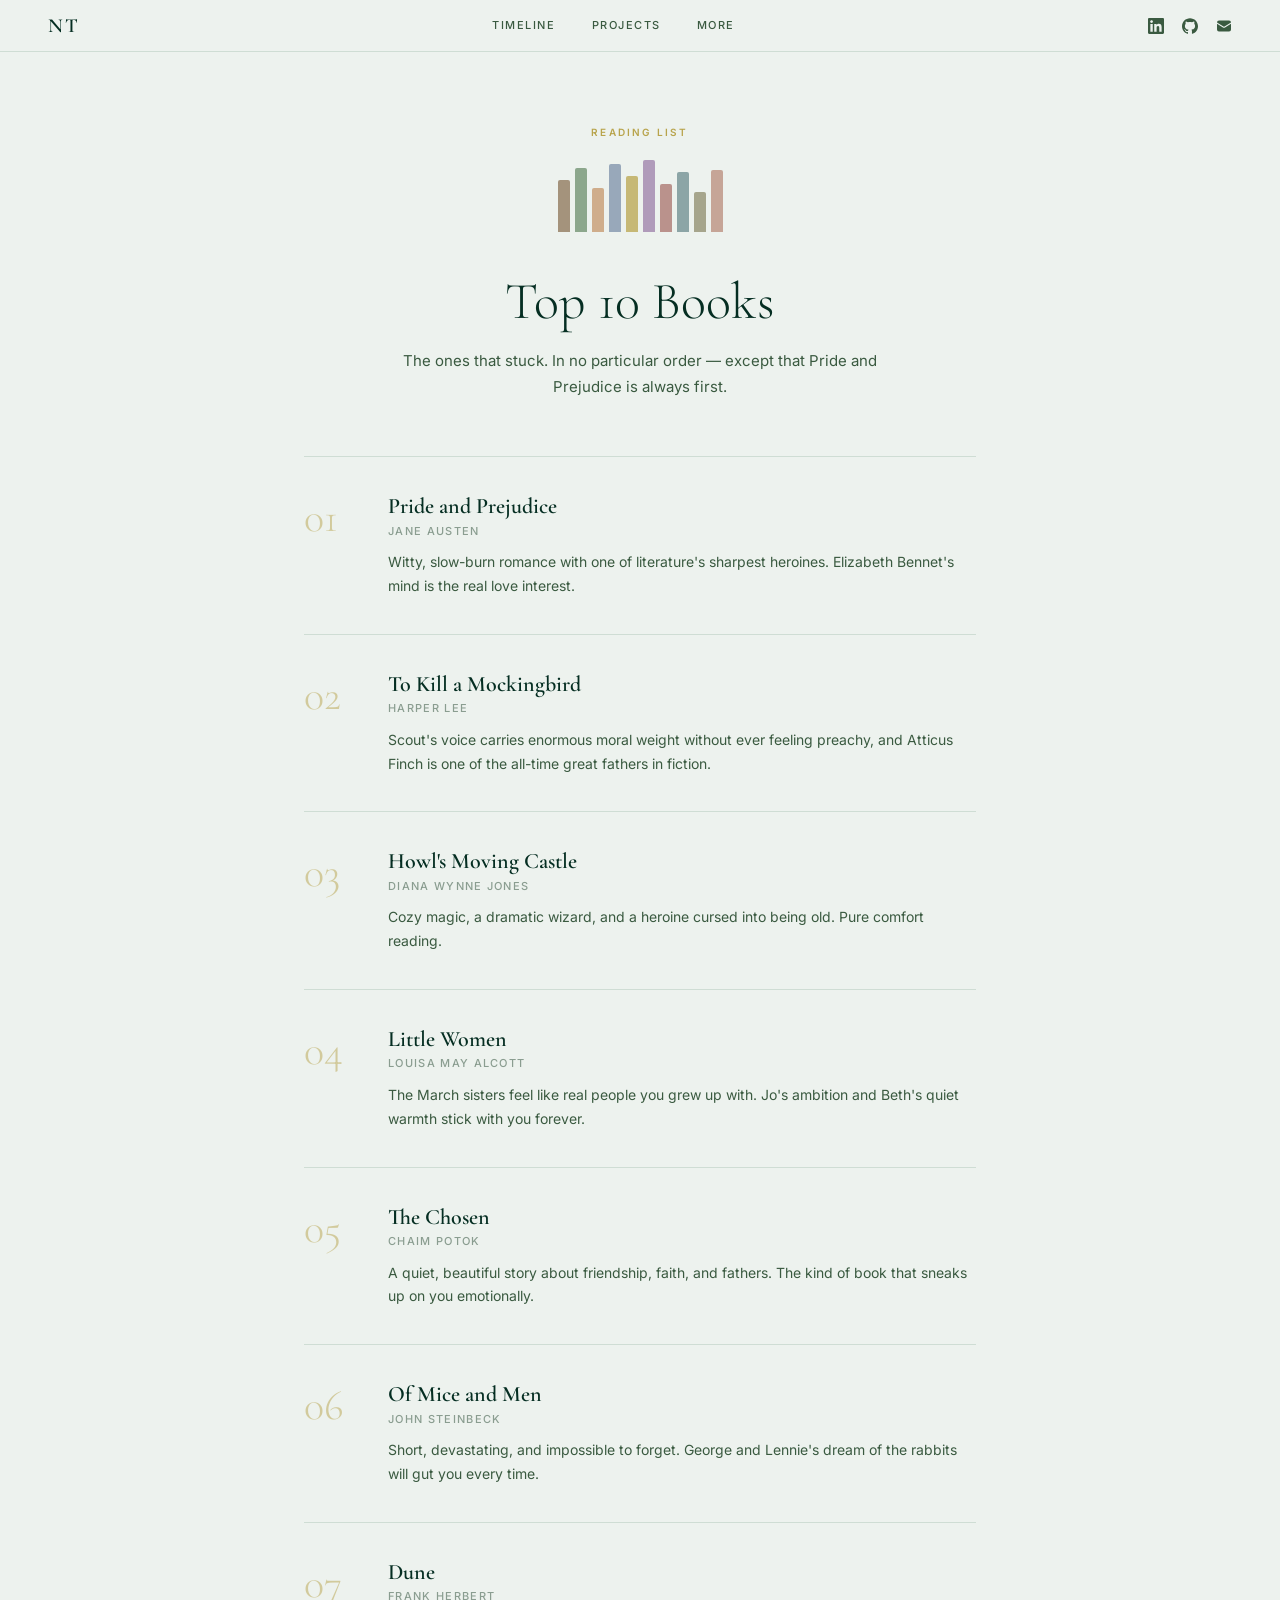
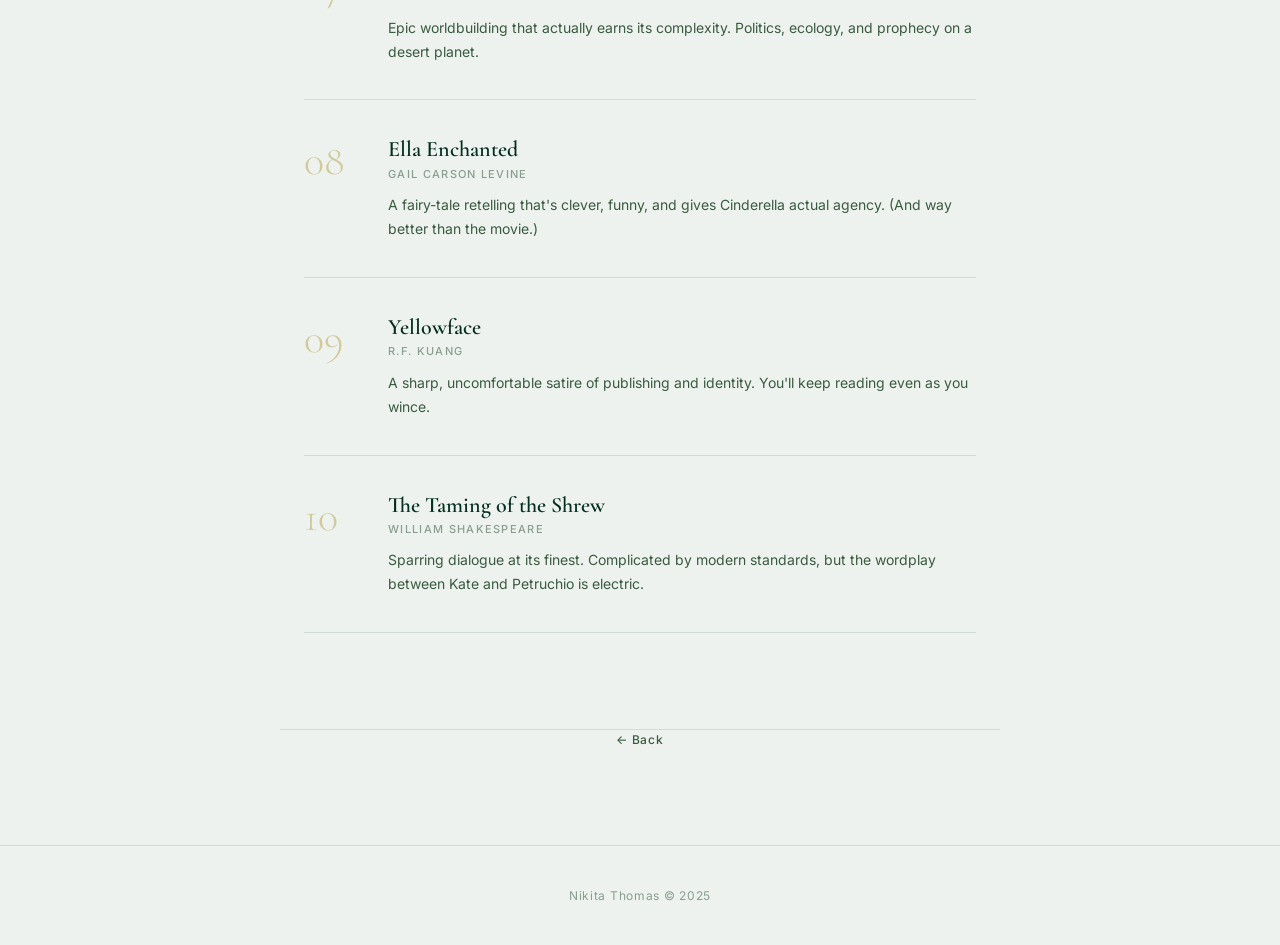
<file: books.html>
<!DOCTYPE html>
<html lang="en-US">

<head>
  <meta charset="UTF-8">
  <meta name="viewport" content="width=device-width, initial-scale=1.0">
  <title>Top 10 Books — Nikita Thomas</title>
  <link rel="preconnect" href="https://fonts.googleapis.com">
  <link rel="preconnect" href="https://fonts.gstatic.com" crossorigin>
  <link href="https://fonts.googleapis.com/css2?family=Cormorant+Garamond:ital,wght@0,300;0,400;0,600;1,300;1,400&family=Inter:wght@300;400;500;600&display=swap" rel="stylesheet">
  <link rel="icon" type="image/svg+xml" href="assets/images/favicon.svg">
  <link rel="stylesheet" href="assets/css/style.css">
  <style>
    .books-hero {
      max-width: 720px;
      margin: 0 auto;
      padding: 72px 24px 56px;
      text-align: center;
    }

    .books-eyebrow {
      font-size: 10px;
      font-weight: 600;
      letter-spacing: 0.22em;
      text-transform: uppercase;
      color: var(--gold);
      margin-bottom: 20px;
    }

    .books-title {
      font-family: 'Cormorant Garamond', serif;
      font-size: clamp(36px, 5vw, 52px);
      font-weight: 300;
      color: var(--green-deep);
      line-height: 1.15;
      margin-bottom: 16px;
    }

    .books-subtitle {
      font-size: 15px;
      color: var(--text-mid);
      line-height: 1.75;
      max-width: 480px;
      margin: 0 auto;
    }

    .books-list {
      max-width: 720px;
      margin: 0 auto;
      padding: 0 24px 96px;
    }

    .book-item {
      display: grid;
      grid-template-columns: 56px 1fr;
      gap: 0 28px;
      padding: 36px 0;
      border-bottom: 1px solid var(--border);
      align-items: start;
    }

    .book-item:first-child {
      border-top: 1px solid var(--border);
    }

    .book-number {
      font-family: 'Cormorant Garamond', serif;
      font-size: 42px;
      font-weight: 300;
      color: var(--gold);
      opacity: 0.5;
      line-height: 1;
      padding-top: 4px;
      user-select: none;
    }

    .book-content {}

    .book-title {
      font-family: 'Cormorant Garamond', serif;
      font-size: 22px;
      font-weight: 600;
      color: var(--green-deep);
      line-height: 1.2;
      margin-bottom: 3px;
    }

    .book-author {
      font-size: 11px;
      font-weight: 500;
      letter-spacing: 0.12em;
      text-transform: uppercase;
      color: var(--text-light);
      margin-bottom: 10px;
    }

    .book-desc {
      font-size: 14px;
      color: var(--text-mid);
      line-height: 1.7;
    }

    .books-back {
      display: block;
      width: fit-content;
      margin: 0 auto;
      padding: 0 24px 96px;
      font-size: 12px;
      font-weight: 500;
      letter-spacing: 0.08em;
      color: var(--text-mid);
      text-decoration: none;
    }

    .books-back:hover {
      color: var(--gold);
    }

    .books-divider {
      max-width: 720px;
      margin: 0 auto;
      padding: 0 24px;
      border: none;
      border-top: 1px solid var(--border);
    }

    .spine-row {
      display: flex;
      justify-content: center;
      gap: 5px;
      align-items: flex-end;
      margin-bottom: 40px;
    }

    .spine-row .spine {
      width: 12px;
      border-radius: 2px 2px 0 0;
      opacity: 0.75;
    }

    .spine-row .spine:nth-child(1)  { height: 52px;  background: #8B7355; }
    .spine-row .spine:nth-child(2)  { height: 64px;  background: #6B8E6B; }
    .spine-row .spine:nth-child(3)  { height: 44px;  background: #C4956A; }
    .spine-row .spine:nth-child(4)  { height: 68px;  background: #7B8FA8; }
    .spine-row .spine:nth-child(5)  { height: 56px;  background: #B8A44C; }
    .spine-row .spine:nth-child(6)  { height: 72px;  background: #9B7EA8; }
    .spine-row .spine:nth-child(7)  { height: 48px;  background: #A8726B; }
    .spine-row .spine:nth-child(8)  { height: 60px;  background: #6B8B8E; }
    .spine-row .spine:nth-child(9)  { height: 40px;  background: #8E8B6B; }
    .spine-row .spine:nth-child(10) { height: 62px;  background: #B88B7A; }
  </style>
</head>

<body>

  <nav class="nav">
    <a href="index.html" class="nav-name">NT</a>
    <div class="nav-links">
      <a href="index.html#timeline">Timeline</a>
      <a href="index.html#projects">Projects</a>
      <a href="index.html#more">More</a>
    </div>
    <div class="nav-icons">
      <a href="https://www.linkedin.com/in/nikitamaryannthomas/" target="_blank" class="nav-icon" aria-label="LinkedIn">
        <svg viewBox="0 0 24 24" xmlns="http://www.w3.org/2000/svg"><path d="M20.447 20.452h-3.554v-5.569c0-1.328-.027-3.037-1.852-3.037-1.853 0-2.136 1.445-2.136 2.939v5.667H9.351V9h3.414v1.561h.046c.477-.9 1.637-1.85 3.37-1.85 3.601 0 4.267 2.37 4.267 5.455v6.286zM5.337 7.433c-1.144 0-2.063-.926-2.063-2.065 0-1.138.92-2.063 2.063-2.063 1.14 0 2.064.925 2.064 2.063 0 1.139-.925 2.065-2.064 2.065zm1.782 13.019H3.555V9h3.564v11.452zM22.225 0H1.771C.792 0 0 .774 0 1.729v20.542C0 23.227.792 24 1.771 24h20.451C23.2 24 24 23.227 24 22.271V1.729C24 .774 23.2 0 22.222 0h.003z"/></svg>
      </a>
      <a href="https://github.com/Nikitaaa95" target="_blank" class="nav-icon" aria-label="GitHub">
        <svg viewBox="0 0 24 24" xmlns="http://www.w3.org/2000/svg"><path d="M12 .297c-6.63 0-12 5.373-12 12 0 5.303 3.438 9.8 8.205 11.385.6.113.82-.258.82-.577 0-.285-.01-1.04-.015-2.04-3.338.724-4.042-1.61-4.042-1.61C4.422 18.07 3.633 17.7 3.633 17.7c-1.087-.744.084-.729.084-.729 1.205.084 1.838 1.236 1.838 1.236 1.07 1.835 2.809 1.305 3.495.998.108-.776.417-1.305.76-1.605-2.665-.3-5.466-1.332-5.466-5.93 0-1.31.465-2.38 1.235-3.22-.135-.303-.54-1.523.105-3.176 0 0 1.005-.322 3.3 1.23.96-.267 1.98-.399 3-.405 1.02.006 2.04.138 3 .405 2.28-1.552 3.285-1.23 3.285-1.23.645 1.653.24 2.873.12 3.176.765.84 1.23 1.91 1.23 3.22 0 4.61-2.805 5.625-5.475 5.92.42.36.81 1.096.81 2.22 0 1.606-.015 2.896-.015 3.286 0 .315.21.69.825.57C20.565 22.092 24 17.592 24 12.297c0-6.627-5.373-12-12-12"/></svg>
      </a>
      <a href="mailto:nikita_thomas@berkeley.edu" class="nav-icon" aria-label="Email">
        <svg viewBox="0 0 24 24" xmlns="http://www.w3.org/2000/svg"><path d="M1.5 8.67v8.58a3 3 0 003 3h15a3 3 0 003-3V8.67l-8.928 5.493a3 3 0 01-3.144 0L1.5 8.67z"/><path d="M22.5 6.908V6.75a3 3 0 00-3-3h-15a3 3 0 00-3 3v.158l9.714 5.978a1.5 1.5 0 001.572 0L22.5 6.908z"/></svg>
      </a>
    </div>
  </nav>

  <div class="books-hero">
    <p class="books-eyebrow">Reading List</p>
    <div class="spine-row">
      <span class="spine"></span>
      <span class="spine"></span>
      <span class="spine"></span>
      <span class="spine"></span>
      <span class="spine"></span>
      <span class="spine"></span>
      <span class="spine"></span>
      <span class="spine"></span>
      <span class="spine"></span>
      <span class="spine"></span>
    </div>
    <h1 class="books-title">Top 10 Books</h1>
    <p class="books-subtitle">The ones that stuck. In no particular order — except that Pride and Prejudice is always first.</p>
  </div>

  <div class="books-list">

    <div class="book-item">
      <span class="book-number">01</span>
      <div class="book-content">
        <p class="book-title">Pride and Prejudice</p>
        <p class="book-author">Jane Austen</p>
        <p class="book-desc">Witty, slow-burn romance with one of literature's sharpest heroines. Elizabeth Bennet's mind is the real love interest.</p>
      </div>
    </div>

    <div class="book-item">
      <span class="book-number">02</span>
      <div class="book-content">
        <p class="book-title">To Kill a Mockingbird</p>
        <p class="book-author">Harper Lee</p>
        <p class="book-desc">Scout's voice carries enormous moral weight without ever feeling preachy, and Atticus Finch is one of the all-time great fathers in fiction.</p>
      </div>
    </div>

    <div class="book-item">
      <span class="book-number">03</span>
      <div class="book-content">
        <p class="book-title">Howl's Moving Castle</p>
        <p class="book-author">Diana Wynne Jones</p>
        <p class="book-desc">Cozy magic, a dramatic wizard, and a heroine cursed into being old. Pure comfort reading.</p>
      </div>
    </div>

    <div class="book-item">
      <span class="book-number">04</span>
      <div class="book-content">
        <p class="book-title">Little Women</p>
        <p class="book-author">Louisa May Alcott</p>
        <p class="book-desc">The March sisters feel like real people you grew up with. Jo's ambition and Beth's quiet warmth stick with you forever.</p>
      </div>
    </div>

    <div class="book-item">
      <span class="book-number">05</span>
      <div class="book-content">
        <p class="book-title">The Chosen</p>
        <p class="book-author">Chaim Potok</p>
        <p class="book-desc">A quiet, beautiful story about friendship, faith, and fathers. The kind of book that sneaks up on you emotionally.</p>
      </div>
    </div>

    <div class="book-item">
      <span class="book-number">06</span>
      <div class="book-content">
        <p class="book-title">Of Mice and Men</p>
        <p class="book-author">John Steinbeck</p>
        <p class="book-desc">Short, devastating, and impossible to forget. George and Lennie's dream of the rabbits will gut you every time.</p>
      </div>
    </div>

    <div class="book-item">
      <span class="book-number">07</span>
      <div class="book-content">
        <p class="book-title">Dune</p>
        <p class="book-author">Frank Herbert</p>
        <p class="book-desc">Epic worldbuilding that actually earns its complexity. Politics, ecology, and prophecy on a desert planet.</p>
      </div>
    </div>

    <div class="book-item">
      <span class="book-number">08</span>
      <div class="book-content">
        <p class="book-title">Ella Enchanted</p>
        <p class="book-author">Gail Carson Levine</p>
        <p class="book-desc">A fairy-tale retelling that's clever, funny, and gives Cinderella actual agency. (And way better than the movie.)</p>
      </div>
    </div>

    <div class="book-item">
      <span class="book-number">09</span>
      <div class="book-content">
        <p class="book-title">Yellowface</p>
        <p class="book-author">R.F. Kuang</p>
        <p class="book-desc">A sharp, uncomfortable satire of publishing and identity. You'll keep reading even as you wince.</p>
      </div>
    </div>

    <div class="book-item">
      <span class="book-number">10</span>
      <div class="book-content">
        <p class="book-title">The Taming of the Shrew</p>
        <p class="book-author">William Shakespeare</p>
        <p class="book-desc">Sparring dialogue at its finest. Complicated by modern standards, but the wordplay between Kate and Petruchio is electric.</p>
      </div>
    </div>

  </div>

  <hr class="books-divider">
  <a href="index.html#more" class="books-back">← Back</a>

  <footer class="footer">
    <p>Nikita Thomas &copy; 2025</p>
  </footer>

</body>
</html>
</file>
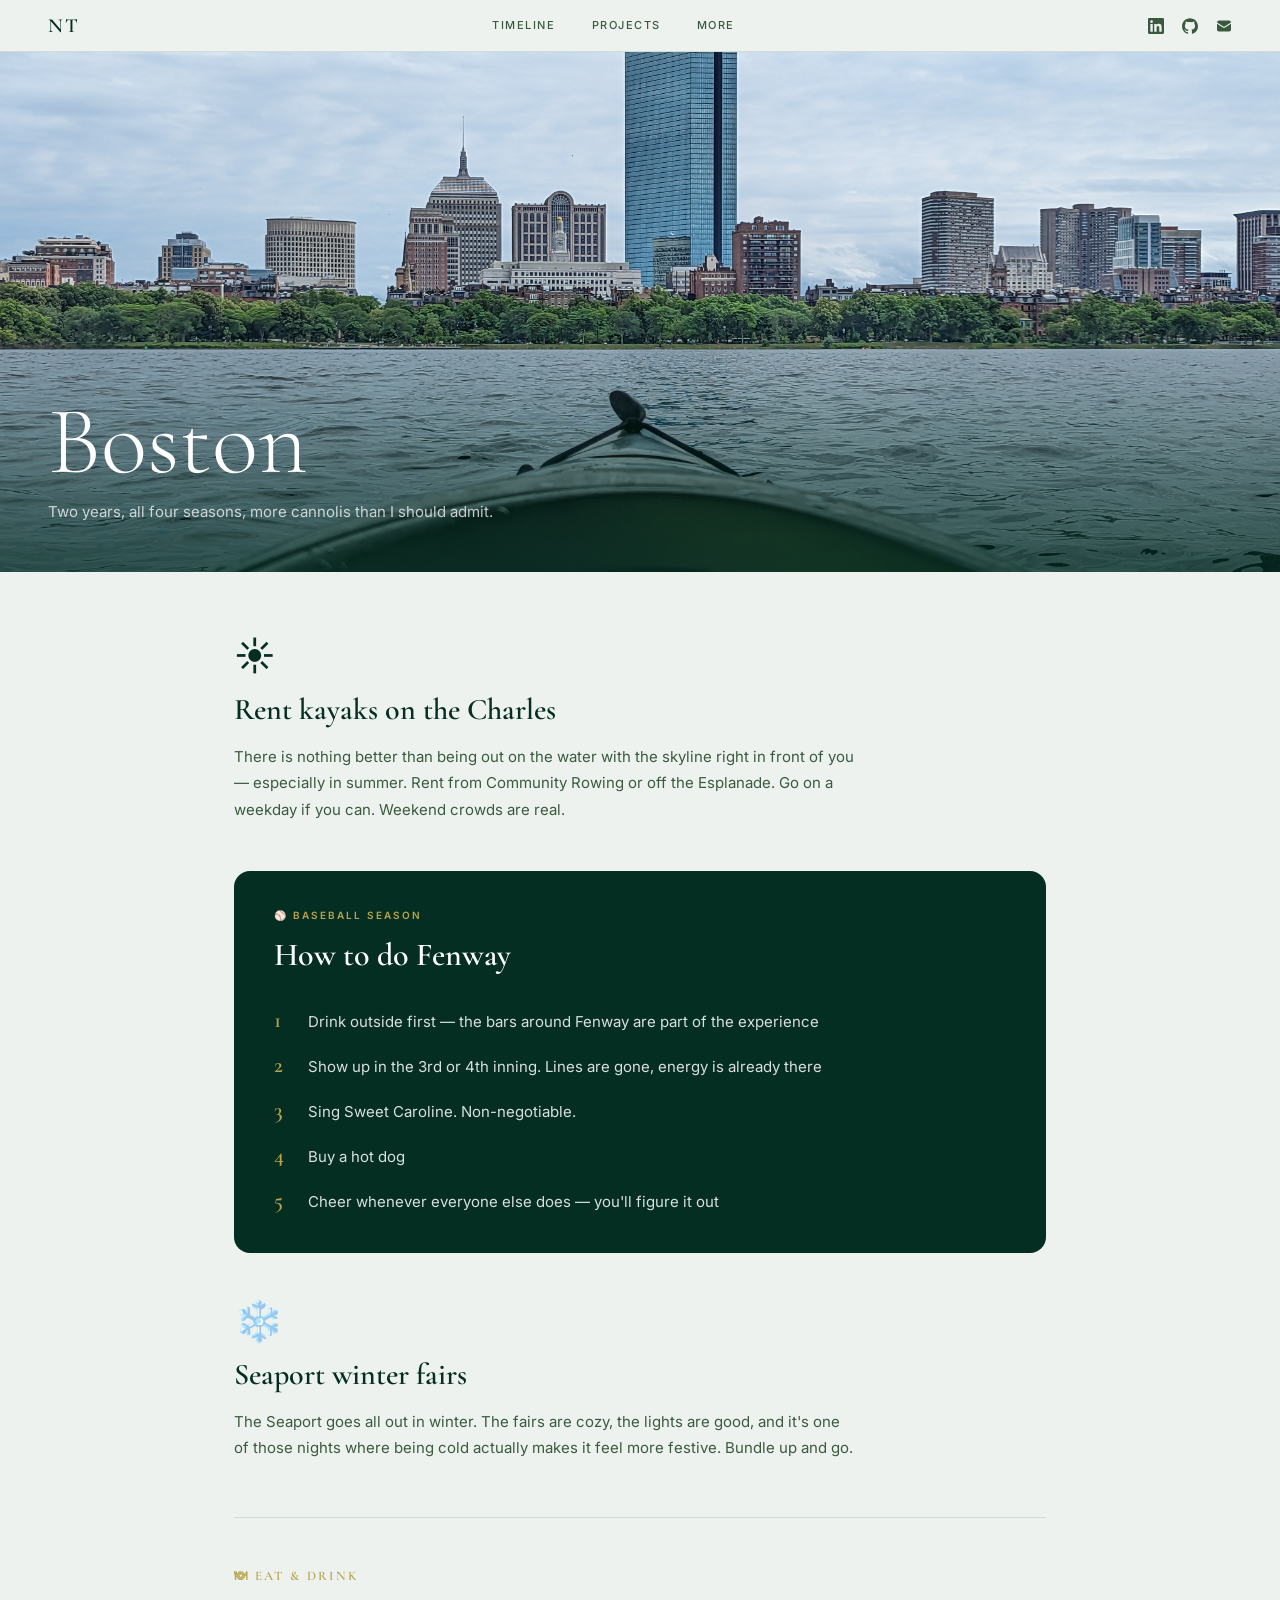
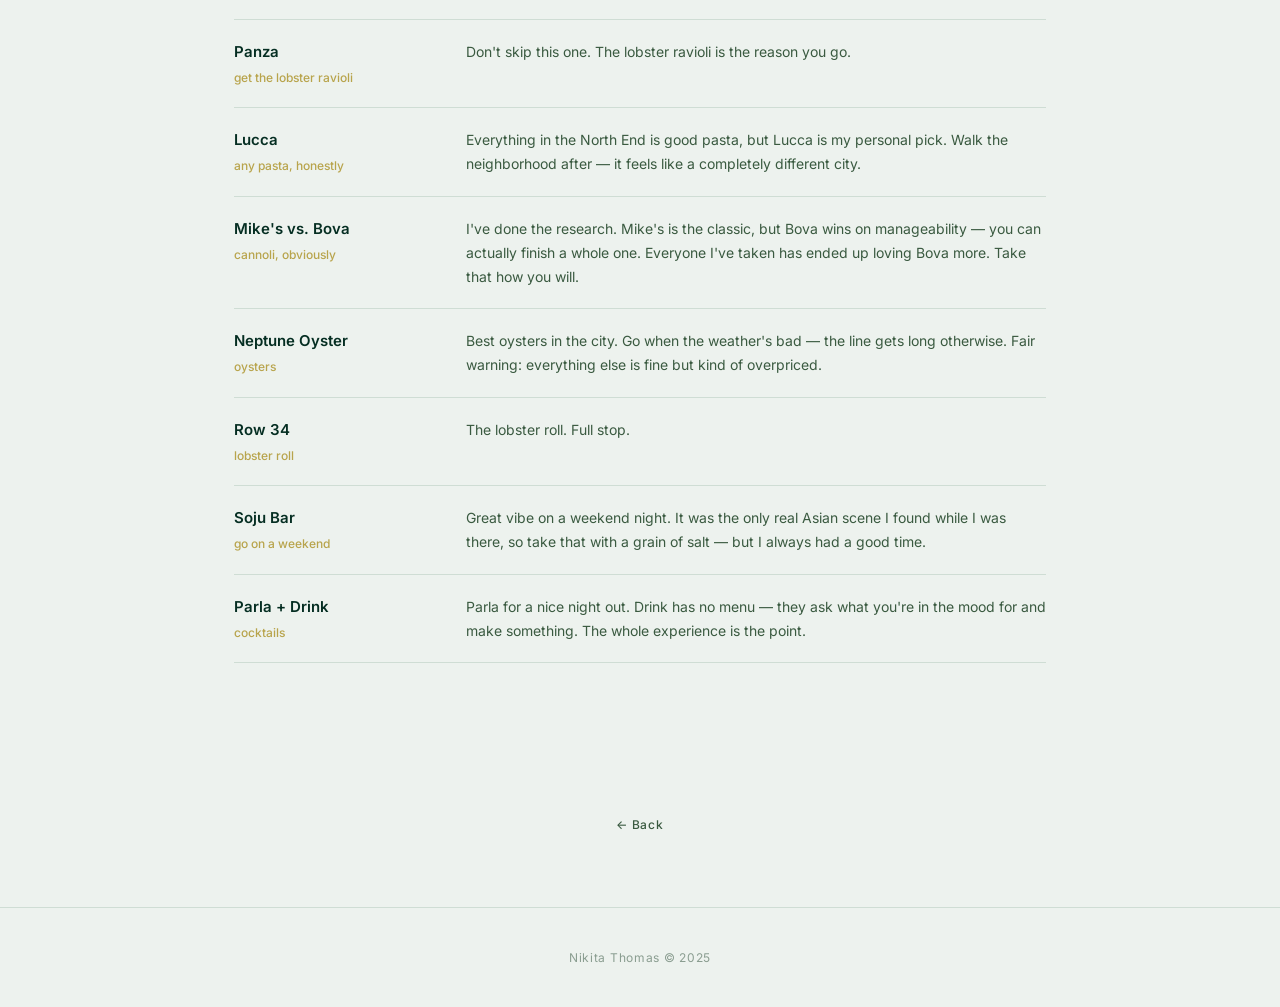
<file: boston.html>
<!DOCTYPE html>
<html lang="en-US">

<head>
  <meta charset="UTF-8">
  <meta name="viewport" content="width=device-width, initial-scale=1.0">
  <title>Boston — Nikita Thomas</title>
  <link rel="preconnect" href="https://fonts.googleapis.com">
  <link rel="preconnect" href="https://fonts.gstatic.com" crossorigin>
  <link href="https://fonts.googleapis.com/css2?family=Cormorant+Garamond:ital,wght@0,300;0,400;0,600;1,300;1,400&family=Inter:wght@300;400;500;600&display=swap" rel="stylesheet">
  <link rel="icon" type="image/svg+xml" href="assets/images/favicon.svg">
  <link rel="stylesheet" href="assets/css/style.css">
  <style>

    /* ── Hero ── */
    .city-hero {
      position: relative;
      height: 520px;
      overflow: hidden;
    }

    .city-hero img {
      width: 100%;
      height: 100%;
      object-fit: cover;
      object-position: center 40%;
      display: block;
    }

    .city-hero-overlay {
      position: absolute;
      inset: 0;
      background: linear-gradient(to top, rgba(5, 46, 34, 0.75) 0%, transparent 55%);
      display: flex;
      flex-direction: column;
      justify-content: flex-end;
      padding: 48px;
    }

    .city-title {
      font-family: 'Cormorant Garamond', serif;
      font-size: clamp(56px, 9vw, 96px);
      font-weight: 300;
      color: #fff;
      line-height: 1;
      margin-bottom: 10px;
    }

    .city-subtitle {
      font-size: 15px;
      color: rgba(255,255,255,0.75);
    }

    /* ── Body ── */
    .city-body {
      max-width: 860px;
      margin: 0 auto;
      padding: 64px 24px 96px;
    }

    /* ── Season blocks ── */
    .season-block {
      margin-bottom: 48px;
    }

    .season-emoji {
      font-size: 40px;
      line-height: 1;
      margin-bottom: 10px;
      display: block;
    }

    .season-heading {
      font-family: 'Cormorant Garamond', serif;
      font-size: 30px;
      font-weight: 600;
      color: var(--green-deep);
      margin-bottom: 10px;
    }

    .season-block p {
      font-size: 15px;
      color: var(--text-mid);
      line-height: 1.75;
      max-width: 620px;
    }

    /* ── Fenway card ── */
    .fenway-card {
      background: var(--green-deep);
      border-radius: 16px;
      padding: 36px 40px;
      margin: 48px 0;
    }

    .fenway-label {
      font-size: 10px;
      font-weight: 600;
      letter-spacing: 0.2em;
      text-transform: uppercase;
      color: var(--gold);
      margin-bottom: 6px;
    }

    .fenway-title {
      font-family: 'Cormorant Garamond', serif;
      font-size: 32px;
      font-weight: 600;
      color: #fff;
      margin-bottom: 24px;
    }

    .fenway-steps {
      list-style: none;
      padding: 0;
      margin: 0;
      display: flex;
      flex-direction: column;
      gap: 12px;
    }

    .fenway-steps li {
      display: flex;
      align-items: baseline;
      gap: 14px;
      font-size: 15px;
      color: rgba(255,255,255,0.85);
      line-height: 1.5;
    }

    .fenway-steps li .step-num {
      font-family: 'Cormorant Garamond', serif;
      font-size: 22px;
      font-weight: 600;
      color: var(--gold);
      flex-shrink: 0;
      width: 20px;
    }

    /* ── Divider ── */
    .section-divider {
      border: none;
      border-top: 1px solid var(--border);
      margin: 56px 0 48px;
    }

    .section-heading {
      font-family: 'Cormorant Garamond', serif;
      font-size: 13px;
      font-weight: 600;
      letter-spacing: 0.18em;
      text-transform: uppercase;
      color: var(--gold);
      margin-bottom: 32px;
    }

    /* ── Food list ── */
    .food-list {
      display: flex;
      flex-direction: column;
      gap: 0;
    }

    .food-entry {
      display: grid;
      grid-template-columns: 200px 1fr;
      gap: 16px 32px;
      padding: 20px 0;
      border-bottom: 1px solid var(--border);
      align-items: start;
    }

    .food-entry:first-child {
      border-top: 1px solid var(--border);
    }

    .food-left {
      display: flex;
      flex-direction: column;
      gap: 4px;
    }

    .food-name {
      font-size: 15px;
      font-weight: 600;
      color: var(--green-deep);
    }

    .food-order {
      font-size: 12px;
      color: var(--gold);
      font-weight: 500;
    }

    .food-note {
      font-size: 14px;
      color: var(--text-mid);
      line-height: 1.7;
    }

    /* ── Back ── */
    .city-back {
      display: block;
      width: fit-content;
      margin: 56px auto 72px;
      font-size: 12px;
      font-weight: 500;
      letter-spacing: 0.08em;
      color: var(--text-mid);
      text-decoration: none;
    }

    .city-back:hover { color: var(--gold); }

    @media (max-width: 640px) {
      .city-hero { height: 360px; }
      .city-hero-overlay { padding: 28px 20px; }
      .fenway-card { padding: 28px 24px; }
      .food-entry { grid-template-columns: 1fr; gap: 6px; }
    }
  </style>
</head>

<body>

  <nav class="nav">
    <a href="index.html" class="nav-name">NT</a>
    <div class="nav-links">
      <a href="index.html#timeline">Timeline</a>
      <a href="index.html#projects">Projects</a>
      <a href="index.html#more">More</a>
    </div>
    <div class="nav-icons">
      <a href="https://www.linkedin.com/in/nikitamaryannthomas/" target="_blank" class="nav-icon" aria-label="LinkedIn">
        <svg viewBox="0 0 24 24" xmlns="http://www.w3.org/2000/svg"><path d="M20.447 20.452h-3.554v-5.569c0-1.328-.027-3.037-1.852-3.037-1.853 0-2.136 1.445-2.136 2.939v5.667H9.351V9h3.414v1.561h.046c.477-.9 1.637-1.85 3.37-1.85 3.601 0 4.267 2.37 4.267 5.455v6.286zM5.337 7.433c-1.144 0-2.063-.926-2.063-2.065 0-1.138.92-2.063 2.063-2.063 1.14 0 2.064.925 2.064 2.063 0 1.139-.925 2.065-2.064 2.065zm1.782 13.019H3.555V9h3.564v11.452zM22.225 0H1.771C.792 0 0 .774 0 1.729v20.542C0 23.227.792 24 1.771 24h20.451C23.2 24 24 23.227 24 22.271V1.729C24 .774 23.2 0 22.222 0h.003z"/></svg>
      </a>
      <a href="https://github.com/Nikitaaa95" target="_blank" class="nav-icon" aria-label="GitHub">
        <svg viewBox="0 0 24 24" xmlns="http://www.w3.org/2000/svg"><path d="M12 .297c-6.63 0-12 5.373-12 12 0 5.303 3.438 9.8 8.205 11.385.6.113.82-.258.82-.577 0-.285-.01-1.04-.015-2.04-3.338.724-4.042-1.61-4.042-1.61C4.422 18.07 3.633 17.7 3.633 17.7c-1.087-.744.084-.729.084-.729 1.205.084 1.838 1.236 1.838 1.236 1.07 1.835 2.809 1.305 3.495.998.108-.776.417-1.305.76-1.605-2.665-.3-5.466-1.332-5.466-5.93 0-1.31.465-2.38 1.235-3.22-.135-.303-.54-1.523.105-3.176 0 0 1.005-.322 3.3 1.23.96-.267 1.98-.399 3-.405 1.02.006 2.04.138 3 .405 2.28-1.552 3.285-1.23 3.285-1.23.645 1.653.24 2.873.12 3.176.765.84 1.23 1.91 1.23 3.22 0 4.61-2.805 5.625-5.475 5.92.42.36.81 1.096.81 2.22 0 1.606-.015 2.896-.015 3.286 0 .315.21.69.825.57C20.565 22.092 24 17.592 24 12.297c0-6.627-5.373-12-12-12"/></svg>
      </a>
      <a href="mailto:nikita_thomas@berkeley.edu" class="nav-icon" aria-label="Email">
        <svg viewBox="0 0 24 24" xmlns="http://www.w3.org/2000/svg"><path d="M1.5 8.67v8.58a3 3 0 003 3h15a3 3 0 003-3V8.67l-8.928 5.493a3 3 0 01-3.144 0L1.5 8.67z"/><path d="M22.5 6.908V6.75a3 3 0 00-3-3h-15a3 3 0 00-3 3v.158l9.714 5.978a1.5 1.5 0 001.572 0L22.5 6.908z"/></svg>
      </a>
    </div>
  </nav>

  <div class="city-hero">
    <img src="assets/images/boston-charles.jpg" alt="Boston skyline from the Charles River">
    <div class="city-hero-overlay">
      <h1 class="city-title">Boston</h1>
      <p class="city-subtitle">Two years, all four seasons, more cannolis than I should admit.</p>
    </div>
  </div>

  <div class="city-body">

    <!-- Summer -->
    <div class="season-block">
      <span class="season-emoji">☀️</span>
      <h2 class="season-heading">Rent kayaks on the Charles</h2>
      <p>There is nothing better than being out on the water with the skyline right in front of you — especially in summer. Rent from Community Rowing or off the Esplanade. Go on a weekday if you can. Weekend crowds are real.</p>
    </div>

    <!-- Fenway -->
    <div class="fenway-card">
      <p class="fenway-label">⚾ Baseball Season</p>
      <h2 class="fenway-title">How to do Fenway</h2>
      <ol class="fenway-steps">
        <li><span class="step-num">1</span> Drink outside first — the bars around Fenway are part of the experience</li>
        <li><span class="step-num">2</span> Show up in the 3rd or 4th inning. Lines are gone, energy is already there</li>
        <li><span class="step-num">3</span> Sing Sweet Caroline. Non-negotiable.</li>
        <li><span class="step-num">4</span> Buy a hot dog</li>
        <li><span class="step-num">5</span> Cheer whenever everyone else does — you'll figure it out</li>
      </ol>
    </div>

    <!-- Winter -->
    <div class="season-block">
      <span class="season-emoji">❄️</span>
      <h2 class="season-heading">Seaport winter fairs</h2>
      <p>The Seaport goes all out in winter. The fairs are cozy, the lights are good, and it's one of those nights where being cold actually makes it feel more festive. Bundle up and go.</p>
    </div>

    <hr class="section-divider">
    <p class="section-heading">🍽 Eat & Drink</p>

    <div class="food-list">

      <div class="food-entry">
        <div class="food-left">
          <span class="food-name">Panza</span>
          <span class="food-order">get the lobster ravioli</span>
        </div>
        <p class="food-note">Don't skip this one. The lobster ravioli is the reason you go.</p>
      </div>

      <div class="food-entry">
        <div class="food-left">
          <span class="food-name">Lucca</span>
          <span class="food-order">any pasta, honestly</span>
        </div>
        <p class="food-note">Everything in the North End is good pasta, but Lucca is my personal pick. Walk the neighborhood after — it feels like a completely different city.</p>
      </div>

      <div class="food-entry">
        <div class="food-left">
          <span class="food-name">Mike's vs. Bova</span>
          <span class="food-order">cannoli, obviously</span>
        </div>
        <p class="food-note">I've done the research. Mike's is the classic, but Bova wins on manageability — you can actually finish a whole one. Everyone I've taken has ended up loving Bova more. Take that how you will.</p>
      </div>

      <div class="food-entry">
        <div class="food-left">
          <span class="food-name">Neptune Oyster</span>
          <span class="food-order">oysters</span>
        </div>
        <p class="food-note">Best oysters in the city. Go when the weather's bad — the line gets long otherwise. Fair warning: everything else is fine but kind of overpriced.</p>
      </div>

      <div class="food-entry">
        <div class="food-left">
          <span class="food-name">Row 34</span>
          <span class="food-order">lobster roll</span>
        </div>
        <p class="food-note">The lobster roll. Full stop.</p>
      </div>

      <div class="food-entry">
        <div class="food-left">
          <span class="food-name">Soju Bar</span>
          <span class="food-order">go on a weekend</span>
        </div>
        <p class="food-note">Great vibe on a weekend night. It was the only real Asian scene I found while I was there, so take that with a grain of salt — but I always had a good time.</p>
      </div>

      <div class="food-entry">
        <div class="food-left">
          <span class="food-name">Parla + Drink</span>
          <span class="food-order">cocktails</span>
        </div>
        <p class="food-note">Parla for a nice night out. Drink has no menu — they ask what you're in the mood for and make something. The whole experience is the point.</p>
      </div>

    </div>

  </div>

  <a href="index.html#more" class="city-back">← Back</a>

  <footer class="footer">
    <p>Nikita Thomas &copy; 2025</p>
  </footer>

</body>
</html>
</file>
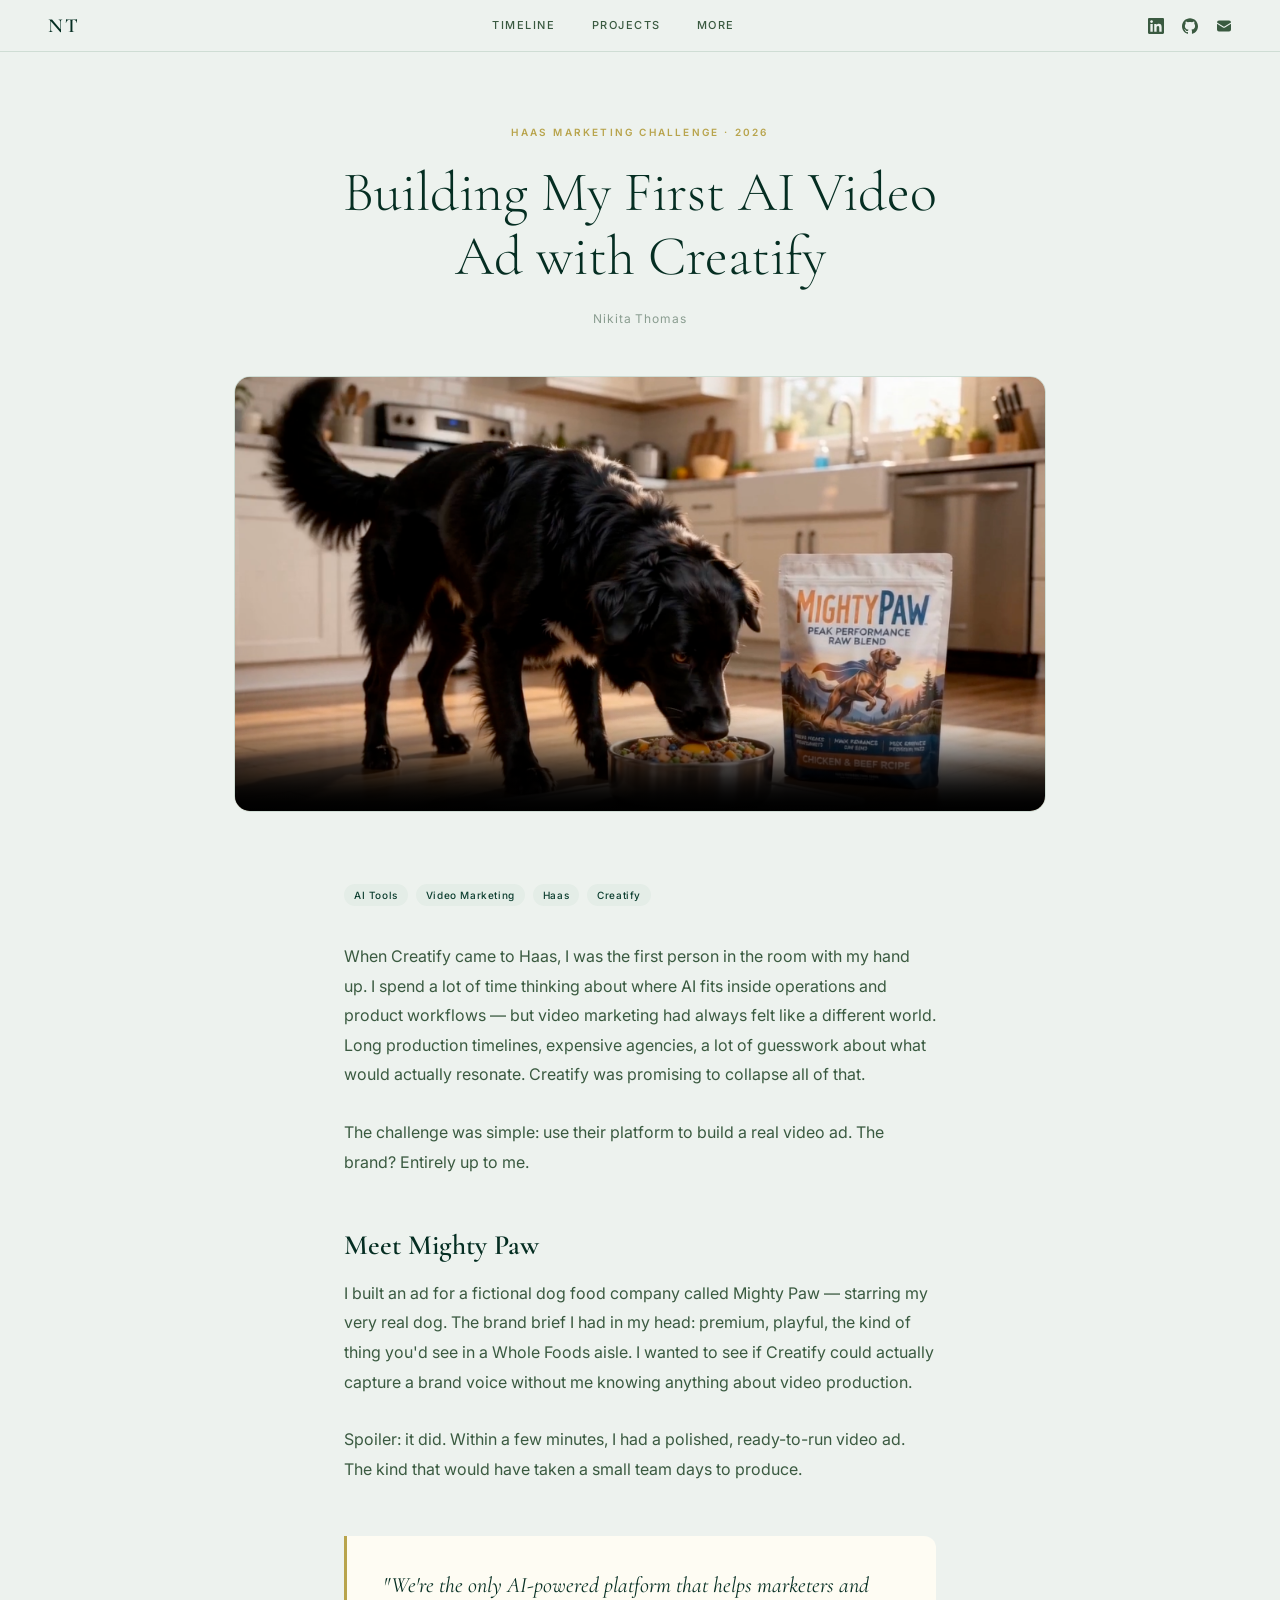
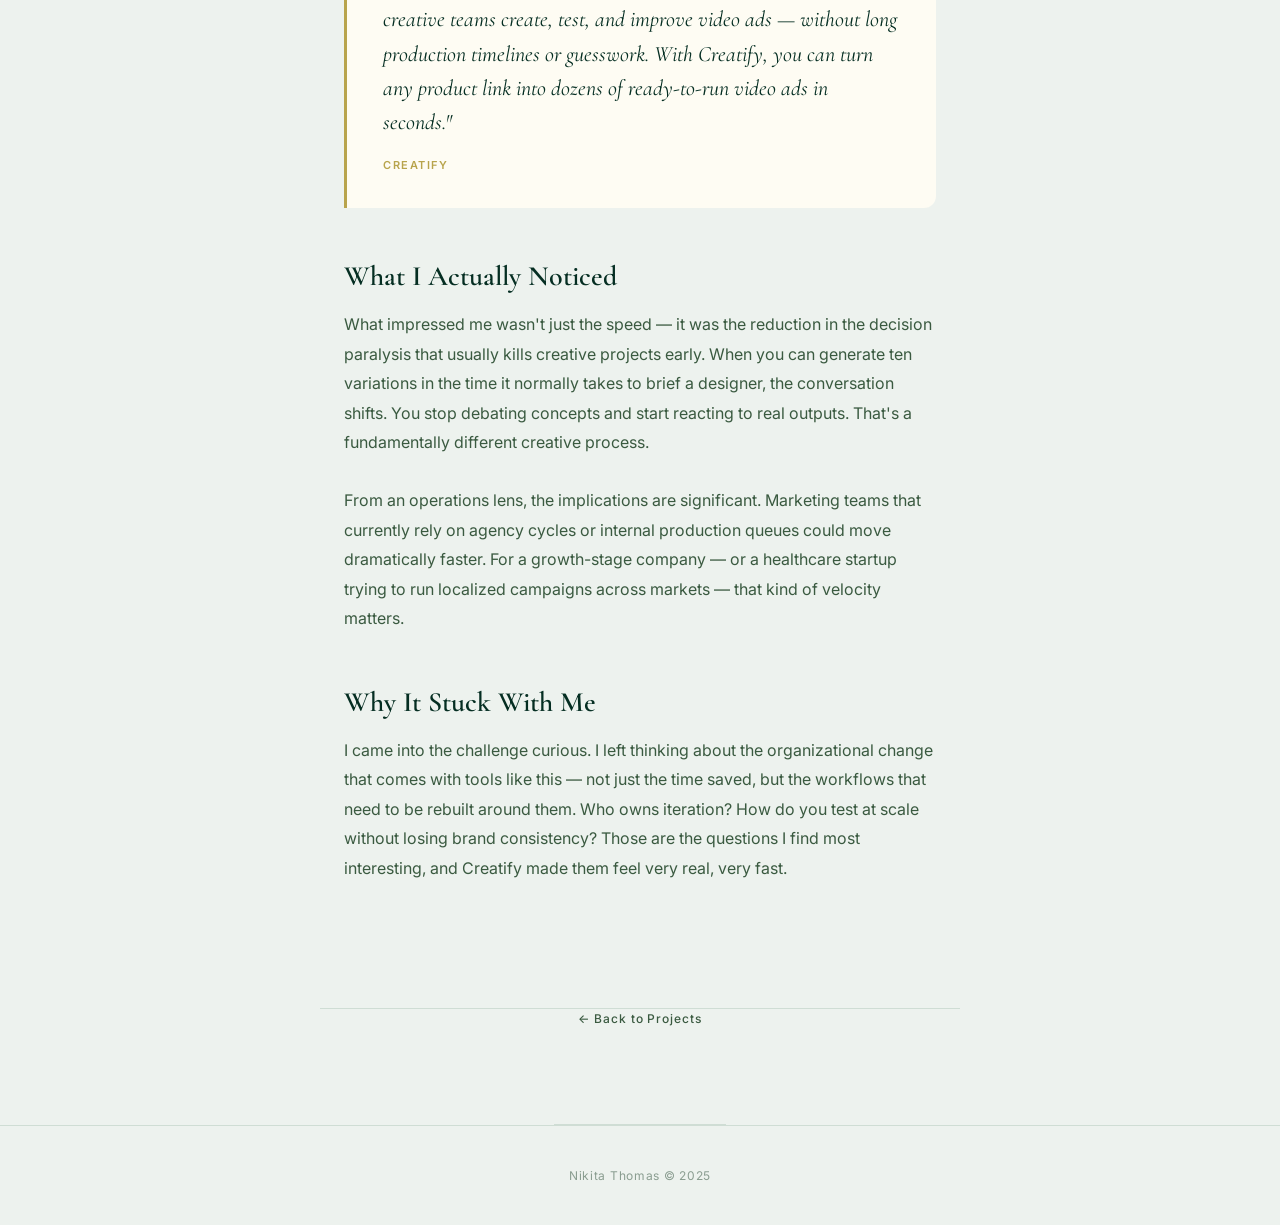
<file: creatify.html>
<!DOCTYPE html>
<html lang="en-US">

<head>
  <meta charset="UTF-8">
  <meta name="viewport" content="width=device-width, initial-scale=1.0">
  <title>Creatify — Nikita Thomas</title>
  <link rel="preconnect" href="https://fonts.googleapis.com">
  <link rel="preconnect" href="https://fonts.gstatic.com" crossorigin>
  <link href="https://fonts.googleapis.com/css2?family=Cormorant+Garamond:ital,wght@0,300;0,400;0,600;1,300;1,400&family=Inter:wght@300;400;500;600&display=swap" rel="stylesheet">
  <link rel="icon" type="image/svg+xml" href="assets/images/favicon.svg">
  <link rel="stylesheet" href="assets/css/style.css">
  <style>
    .article-hero {
      max-width: 720px;
      margin: 0 auto;
      padding: 72px 24px 48px;
      text-align: center;
    }

    .article-eyebrow {
      font-size: 10px;
      font-weight: 600;
      letter-spacing: 0.22em;
      text-transform: uppercase;
      color: var(--gold);
      margin-bottom: 20px;
    }

    .article-title {
      font-family: 'Cormorant Garamond', serif;
      font-size: clamp(36px, 5vw, 56px);
      font-weight: 300;
      color: var(--green-deep);
      line-height: 1.15;
      margin-bottom: 20px;
    }

    .article-byline {
      font-size: 12px;
      color: var(--text-light);
      letter-spacing: 0.08em;
    }

    .article-cover {
      max-width: 860px;
      margin: 0 auto 72px;
      padding: 0 24px;
    }

    .article-cover img {
      width: 100%;
      border-radius: 16px;
      border: 1px solid var(--border);
      display: block;
    }

    .article-body {
      max-width: 640px;
      margin: 0 auto;
      padding: 0 24px 96px;
    }

    .article-body p {
      font-size: 16px;
      color: var(--text-mid);
      line-height: 1.85;
      margin-bottom: 28px;
    }

    .article-body h2 {
      font-family: 'Cormorant Garamond', serif;
      font-size: 28px;
      font-weight: 600;
      color: var(--green-deep);
      margin: 52px 0 16px;
      line-height: 1.2;
    }

    .article-pullquote {
      margin: 52px 0;
      padding: 32px 36px;
      border-left: 3px solid var(--gold);
      background: #fefcf3;
      border-radius: 0 12px 12px 0;
    }

    .article-pullquote p {
      font-family: 'Cormorant Garamond', serif;
      font-size: 22px;
      font-style: italic;
      font-weight: 400;
      color: var(--green-deep);
      line-height: 1.55;
      margin-bottom: 12px;
    }

    .article-pullquote cite {
      font-size: 11px;
      font-weight: 600;
      letter-spacing: 0.14em;
      text-transform: uppercase;
      color: var(--gold);
      font-style: normal;
    }

    .article-tag-row {
      display: flex;
      flex-wrap: wrap;
      gap: 8px;
      margin-bottom: 36px;
    }

    .article-back {
      display: inline-flex;
      align-items: center;
      gap: 6px;
      font-size: 12px;
      font-weight: 500;
      letter-spacing: 0.08em;
      color: var(--text-mid);
      text-decoration: none;
      border-bottom: 1px solid var(--border);
      padding-bottom: 96px;
      max-width: 640px;
      margin: 0 auto;
      display: block;
      padding: 0 24px 96px;
      width: fit-content;
    }

    .article-back:hover {
      color: var(--gold);
    }

    .article-divider {
      max-width: 640px;
      margin: 0 auto 0;
      padding: 0 24px;
      border: none;
      border-top: 1px solid var(--border);
    }
  </style>
</head>

<body>

  <nav class="nav">
    <a href="index.html" class="nav-name">NT</a>
    <div class="nav-links">
      <a href="index.html#timeline">Timeline</a>
      <a href="index.html#projects">Projects</a>
      <a href="index.html#more">More</a>
    </div>
    <div class="nav-icons">
      <a href="https://www.linkedin.com/in/nikitamaryannthomas/" target="_blank" class="nav-icon" aria-label="LinkedIn">
        <svg viewBox="0 0 24 24" xmlns="http://www.w3.org/2000/svg"><path d="M20.447 20.452h-3.554v-5.569c0-1.328-.027-3.037-1.852-3.037-1.853 0-2.136 1.445-2.136 2.939v5.667H9.351V9h3.414v1.561h.046c.477-.9 1.637-1.85 3.37-1.85 3.601 0 4.267 2.37 4.267 5.455v6.286zM5.337 7.433c-1.144 0-2.063-.926-2.063-2.065 0-1.138.92-2.063 2.063-2.063 1.14 0 2.064.925 2.064 2.063 0 1.139-.925 2.065-2.064 2.065zm1.782 13.019H3.555V9h3.564v11.452zM22.225 0H1.771C.792 0 0 .774 0 1.729v20.542C0 23.227.792 24 1.771 24h20.451C23.2 24 24 23.227 24 22.271V1.729C24 .774 23.2 0 22.222 0h.003z"/></svg>
      </a>
      <a href="https://github.com/Nikitaaa95" target="_blank" class="nav-icon" aria-label="GitHub">
        <svg viewBox="0 0 24 24" xmlns="http://www.w3.org/2000/svg"><path d="M12 .297c-6.63 0-12 5.373-12 12 0 5.303 3.438 9.8 8.205 11.385.6.113.82-.258.82-.577 0-.285-.01-1.04-.015-2.04-3.338.724-4.042-1.61-4.042-1.61C4.422 18.07 3.633 17.7 3.633 17.7c-1.087-.744.084-.729.084-.729 1.205.084 1.838 1.236 1.838 1.236 1.07 1.835 2.809 1.305 3.495.998.108-.776.417-1.305.76-1.605-2.665-.3-5.466-1.332-5.466-5.93 0-1.31.465-2.38 1.235-3.22-.135-.303-.54-1.523.105-3.176 0 0 1.005-.322 3.3 1.23.96-.267 1.98-.399 3-.405 1.02.006 2.04.138 3 .405 2.28-1.552 3.285-1.23 3.285-1.23.645 1.653.24 2.873.12 3.176.765.84 1.23 1.91 1.23 3.22 0 4.61-2.805 5.625-5.475 5.92.42.36.81 1.096.81 2.22 0 1.606-.015 2.896-.015 3.286 0 .315.21.69.825.57C20.565 22.092 24 17.592 24 12.297c0-6.627-5.373-12-12-12"/></svg>
      </a>
      <a href="mailto:nikita_thomas@berkeley.edu" class="nav-icon" aria-label="Email">
        <svg viewBox="0 0 24 24" xmlns="http://www.w3.org/2000/svg"><path d="M1.5 8.67v8.58a3 3 0 003 3h15a3 3 0 003-3V8.67l-8.928 5.493a3 3 0 01-3.144 0L1.5 8.67z"/><path d="M22.5 6.908V6.75a3 3 0 00-3-3h-15a3 3 0 00-3 3v.158l9.714 5.978a1.5 1.5 0 001.572 0L22.5 6.908z"/></svg>
      </a>
    </div>
  </nav>

  <div class="article-hero">
    <p class="article-eyebrow">Haas Marketing Challenge · 2026</p>
    <h1 class="article-title">Building My First AI Video Ad with Creatify</h1>
    <p class="article-byline">Nikita Thomas</p>
  </div>

  <div class="article-cover">
    <video
      controls
      poster="assets/images/mighty-paw.png"
      style="width:100%;border-radius:16px;border:1px solid var(--border);display:block;">
      <source src="assets/videos/Video Gen 7-4c45-0.mp4" type="video/mp4">
    </video>
  </div>

  <div class="article-body">

    <div class="article-tag-row">
      <span class="tag">AI Tools</span>
      <span class="tag">Video Marketing</span>
      <span class="tag">Haas</span>
      <span class="tag">Creatify</span>
    </div>

    <p>When Creatify came to Haas, I was the first person in the room with my hand up. I spend a lot of time thinking about where AI fits inside operations and product workflows — but video marketing had always felt like a different world. Long production timelines, expensive agencies, a lot of guesswork about what would actually resonate. Creatify was promising to collapse all of that.</p>

    <p>The challenge was simple: use their platform to build a real video ad. The brand? Entirely up to me.</p>

    <h2>Meet Mighty Paw</h2>

    <p>I built an ad for a fictional dog food company called Mighty Paw — starring my very real dog. The brand brief I had in my head: premium, playful, the kind of thing you'd see in a Whole Foods aisle. I wanted to see if Creatify could actually capture a brand voice without me knowing anything about video production.</p>

    <p>Spoiler: it did. Within a few minutes, I had a polished, ready-to-run video ad. The kind that would have taken a small team days to produce.</p>

    <div class="article-pullquote">
      <p>"We're the only AI-powered platform that helps marketers and creative teams create, test, and improve video ads — without long production timelines or guesswork. With Creatify, you can turn any product link into dozens of ready-to-run video ads in seconds."</p>
      <cite>Creatify</cite>
    </div>

    <h2>What I Actually Noticed</h2>

    <p>What impressed me wasn't just the speed — it was the reduction in the decision paralysis that usually kills creative projects early. When you can generate ten variations in the time it normally takes to brief a designer, the conversation shifts. You stop debating concepts and start reacting to real outputs. That's a fundamentally different creative process.</p>

    <p>From an operations lens, the implications are significant. Marketing teams that currently rely on agency cycles or internal production queues could move dramatically faster. For a growth-stage company — or a healthcare startup trying to run localized campaigns across markets — that kind of velocity matters.</p>

    <h2>Why It Stuck With Me</h2>

    <p>I came into the challenge curious. I left thinking about the organizational change that comes with tools like this — not just the time saved, but the workflows that need to be rebuilt around them. Who owns iteration? How do you test at scale without losing brand consistency? Those are the questions I find most interesting, and Creatify made them feel very real, very fast.</p>

  </div>

  <hr class="article-divider">

  <a href="index.html#projects" class="article-back">← Back to Projects</a>

  <footer class="footer">
    <p>Nikita Thomas &copy; 2025</p>
  </footer>

</body>
</html>
</file>
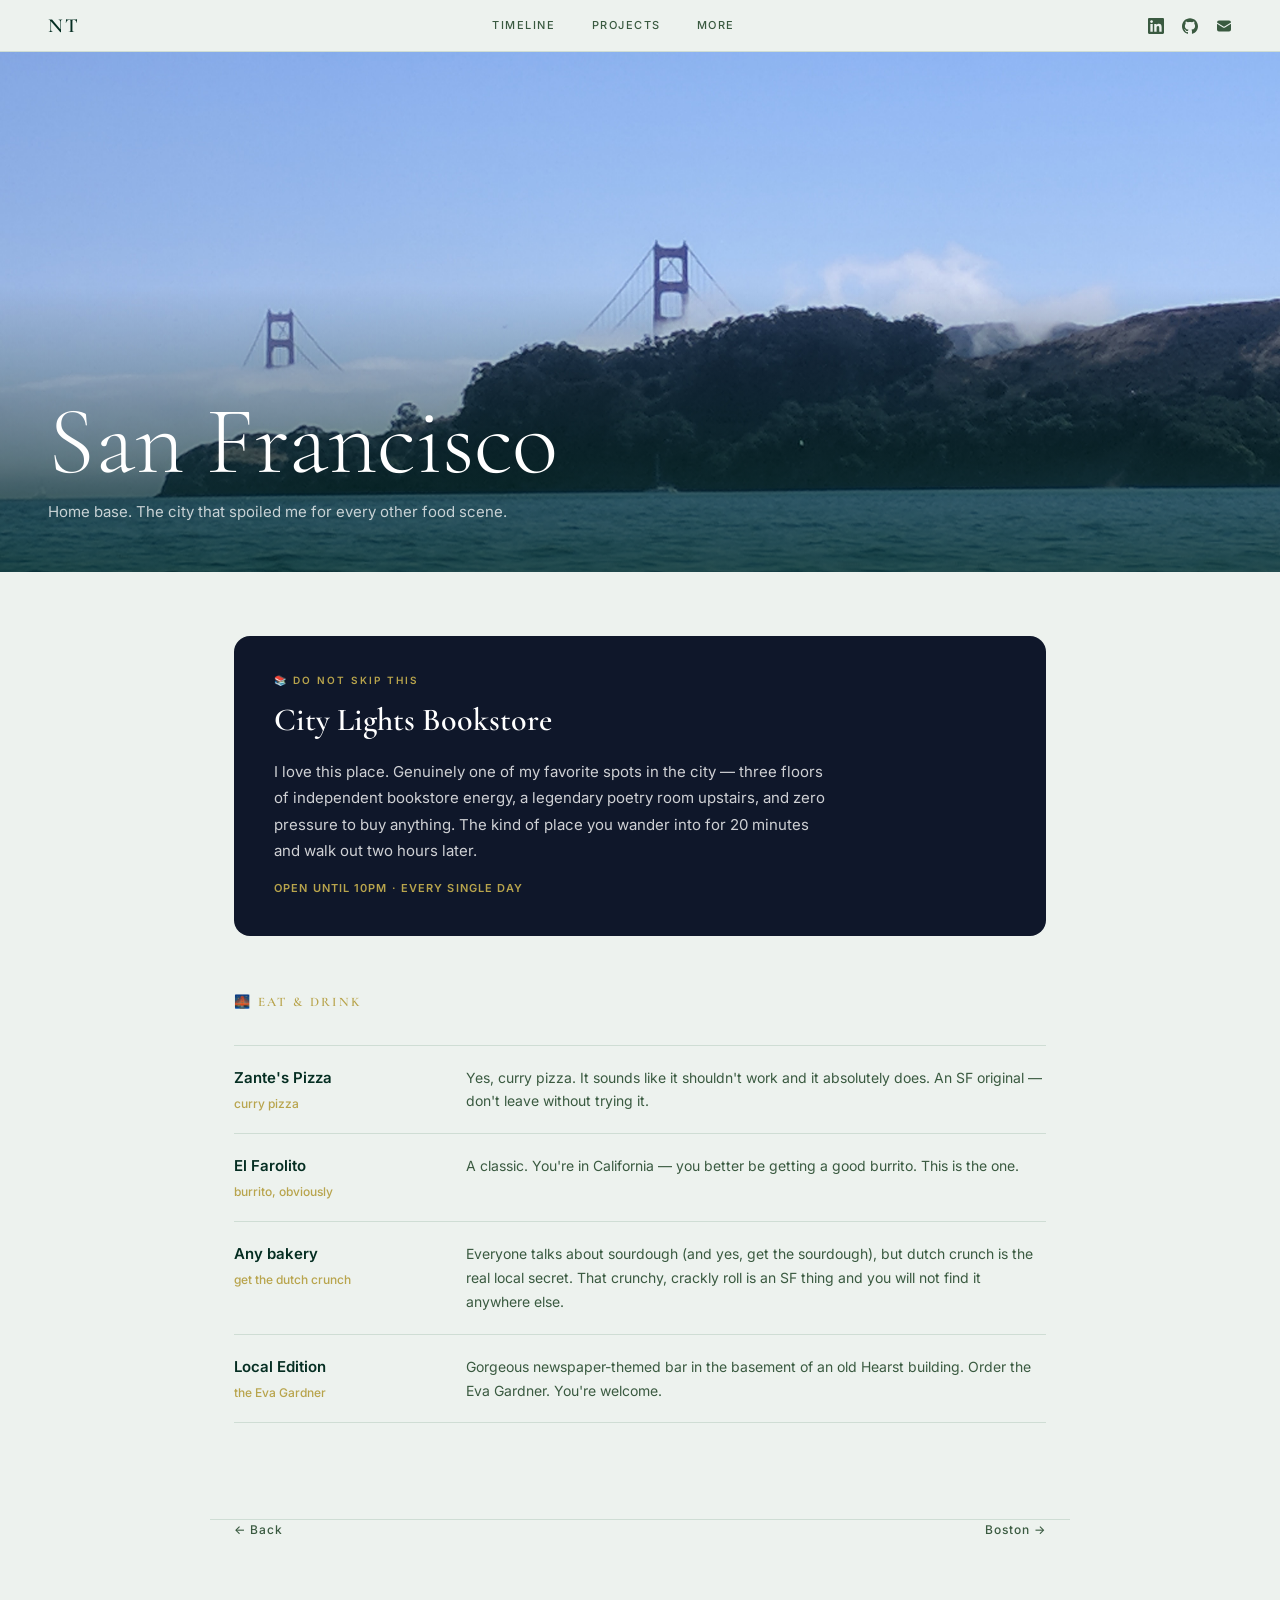
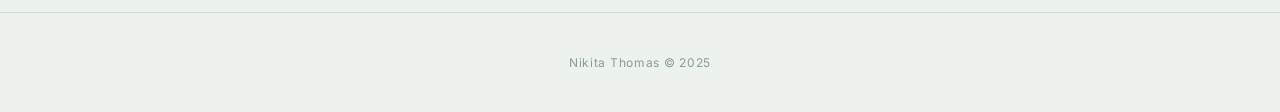
<file: sf.html>
<!DOCTYPE html>
<html lang="en-US">

<head>
  <meta charset="UTF-8">
  <meta name="viewport" content="width=device-width, initial-scale=1.0">
  <title>San Francisco — Nikita Thomas</title>
  <link rel="preconnect" href="https://fonts.googleapis.com">
  <link rel="preconnect" href="https://fonts.gstatic.com" crossorigin>
  <link href="https://fonts.googleapis.com/css2?family=Cormorant+Garamond:ital,wght@0,300;0,400;0,600;1,300;1,400&family=Inter:wght@300;400;500;600&display=swap" rel="stylesheet">
  <link rel="icon" type="image/svg+xml" href="assets/images/favicon.svg">
  <link rel="stylesheet" href="assets/css/style.css">
  <style>

    .city-hero {
      position: relative;
      height: 520px;
      overflow: hidden;
    }

    .city-hero img {
      width: 100%;
      height: 100%;
      object-fit: cover;
      object-position: center 50%;
      display: block;
    }

    .city-hero-overlay {
      position: absolute;
      inset: 0;
      background: linear-gradient(to top, rgba(5, 46, 34, 0.75) 0%, transparent 55%);
      display: flex;
      flex-direction: column;
      justify-content: flex-end;
      padding: 48px;
    }

    .city-title {
      font-family: 'Cormorant Garamond', serif;
      font-size: clamp(56px, 9vw, 96px);
      font-weight: 300;
      color: #fff;
      line-height: 1;
      margin-bottom: 10px;
    }

    .city-subtitle {
      font-size: 15px;
      color: rgba(255,255,255,0.75);
    }

    .city-body {
      max-width: 860px;
      margin: 0 auto;
      padding: 64px 24px 96px;
    }

    /* ── City Lights feature card ── */
    .feature-card {
      background: var(--navy);
      border-radius: 16px;
      padding: 36px 40px;
      margin-bottom: 56px;
    }

    .feature-label {
      font-size: 10px;
      font-weight: 600;
      letter-spacing: 0.2em;
      text-transform: uppercase;
      color: var(--gold);
      margin-bottom: 6px;
    }

    .feature-title {
      font-family: 'Cormorant Garamond', serif;
      font-size: 32px;
      font-weight: 600;
      color: #fff;
      margin-bottom: 14px;
    }

    .feature-body {
      font-size: 15px;
      color: rgba(255,255,255,0.8);
      line-height: 1.75;
      max-width: 560px;
    }

    .feature-detail {
      margin-top: 16px;
      display: inline-block;
      font-size: 11px;
      font-weight: 600;
      letter-spacing: 0.1em;
      text-transform: uppercase;
      color: var(--gold);
    }

    /* ── Section heading ── */
    .section-heading {
      font-family: 'Cormorant Garamond', serif;
      font-size: 13px;
      font-weight: 600;
      letter-spacing: 0.18em;
      text-transform: uppercase;
      color: var(--gold);
      margin-bottom: 32px;
    }

    .section-divider {
      border: none;
      border-top: 1px solid var(--border);
      margin: 56px 0 48px;
    }

    /* ── Food list ── */
    .food-list {
      display: flex;
      flex-direction: column;
    }

    .food-entry {
      display: grid;
      grid-template-columns: 200px 1fr;
      gap: 16px 32px;
      padding: 20px 0;
      border-bottom: 1px solid var(--border);
      align-items: start;
    }

    .food-entry:first-child {
      border-top: 1px solid var(--border);
    }

    .food-left {
      display: flex;
      flex-direction: column;
      gap: 4px;
    }

    .food-name {
      font-size: 15px;
      font-weight: 600;
      color: var(--green-deep);
    }

    .food-order {
      font-size: 12px;
      color: var(--gold);
      font-weight: 500;
    }

    .food-note {
      font-size: 14px;
      color: var(--text-mid);
      line-height: 1.7;
    }

    /* ── City nav ── */
    .city-nav {
      display: flex;
      justify-content: space-between;
      align-items: center;
      max-width: 860px;
      margin: 0 auto;
      padding: 0 24px 72px;
    }

    .city-back {
      font-size: 12px;
      font-weight: 500;
      letter-spacing: 0.08em;
      color: var(--text-mid);
      text-decoration: none;
    }

    .city-back:hover { color: var(--gold); }

    .city-next {
      font-size: 12px;
      font-weight: 500;
      letter-spacing: 0.08em;
      color: var(--text-mid);
      text-decoration: none;
    }

    .city-next:hover { color: var(--gold); }

    @media (max-width: 640px) {
      .city-hero { height: 360px; }
      .city-hero-overlay { padding: 28px 20px; }
      .feature-card { padding: 28px 24px; }
      .food-entry { grid-template-columns: 1fr; gap: 6px; }
    }
  </style>
</head>

<body>

  <nav class="nav">
    <a href="index.html" class="nav-name">NT</a>
    <div class="nav-links">
      <a href="index.html#timeline">Timeline</a>
      <a href="index.html#projects">Projects</a>
      <a href="index.html#more">More</a>
    </div>
    <div class="nav-icons">
      <a href="https://www.linkedin.com/in/nikitamaryannthomas/" target="_blank" class="nav-icon" aria-label="LinkedIn">
        <svg viewBox="0 0 24 24" xmlns="http://www.w3.org/2000/svg"><path d="M20.447 20.452h-3.554v-5.569c0-1.328-.027-3.037-1.852-3.037-1.853 0-2.136 1.445-2.136 2.939v5.667H9.351V9h3.414v1.561h.046c.477-.9 1.637-1.85 3.37-1.85 3.601 0 4.267 2.37 4.267 5.455v6.286zM5.337 7.433c-1.144 0-2.063-.926-2.063-2.065 0-1.138.92-2.063 2.063-2.063 1.14 0 2.064.925 2.064 2.063 0 1.139-.925 2.065-2.064 2.065zm1.782 13.019H3.555V9h3.564v11.452zM22.225 0H1.771C.792 0 0 .774 0 1.729v20.542C0 23.227.792 24 1.771 24h20.451C23.2 24 24 23.227 24 22.271V1.729C24 .774 23.2 0 22.222 0h.003z"/></svg>
      </a>
      <a href="https://github.com/Nikitaaa95" target="_blank" class="nav-icon" aria-label="GitHub">
        <svg viewBox="0 0 24 24" xmlns="http://www.w3.org/2000/svg"><path d="M12 .297c-6.63 0-12 5.373-12 12 0 5.303 3.438 9.8 8.205 11.385.6.113.82-.258.82-.577 0-.285-.01-1.04-.015-2.04-3.338.724-4.042-1.61-4.042-1.61C4.422 18.07 3.633 17.7 3.633 17.7c-1.087-.744.084-.729.084-.729 1.205.084 1.838 1.236 1.838 1.236 1.07 1.835 2.809 1.305 3.495.998.108-.776.417-1.305.76-1.605-2.665-.3-5.466-1.332-5.466-5.93 0-1.31.465-2.38 1.235-3.22-.135-.303-.54-1.523.105-3.176 0 0 1.005-.322 3.3 1.23.96-.267 1.98-.399 3-.405 1.02.006 2.04.138 3 .405 2.28-1.552 3.285-1.23 3.285-1.23.645 1.653.24 2.873.12 3.176.765.84 1.23 1.91 1.23 3.22 0 4.61-2.805 5.625-5.475 5.92.42.36.81 1.096.81 2.22 0 1.606-.015 2.896-.015 3.286 0 .315.21.69.825.57C20.565 22.092 24 17.592 24 12.297c0-6.627-5.373-12-12-12"/></svg>
      </a>
      <a href="mailto:nikita_thomas@berkeley.edu" class="nav-icon" aria-label="Email">
        <svg viewBox="0 0 24 24" xmlns="http://www.w3.org/2000/svg"><path d="M1.5 8.67v8.58a3 3 0 003 3h15a3 3 0 003-3V8.67l-8.928 5.493a3 3 0 01-3.144 0L1.5 8.67z"/><path d="M22.5 6.908V6.75a3 3 0 00-3-3h-15a3 3 0 00-3 3v.158l9.714 5.978a1.5 1.5 0 001.572 0L22.5 6.908z"/></svg>
      </a>
    </div>
  </nav>

  <div class="city-hero">
    <img src="assets/images/SF%20Gate.jpg" alt="San Francisco">
    <div class="city-hero-overlay">
      <h1 class="city-title">San Francisco</h1>
      <p class="city-subtitle">Home base. The city that spoiled me for every other food scene.</p>
    </div>
  </div>

  <div class="city-body">

    <div class="feature-card">
      <p class="feature-label">📚 Do not skip this</p>
      <h2 class="feature-title">City Lights Bookstore</h2>
      <p class="feature-body">I love this place. Genuinely one of my favorite spots in the city — three floors of independent bookstore energy, a legendary poetry room upstairs, and zero pressure to buy anything. The kind of place you wander into for 20 minutes and walk out two hours later.</p>
      <span class="feature-detail">Open until 10pm · Every single day</span>
    </div>

    <p class="section-heading">🌉 Eat & Drink</p>

    <div class="food-list">

      <div class="food-entry">
        <div class="food-left">
          <span class="food-name">Zante's Pizza</span>
          <span class="food-order">curry pizza</span>
        </div>
        <p class="food-note">Yes, curry pizza. It sounds like it shouldn't work and it absolutely does. An SF original — don't leave without trying it.</p>
      </div>

      <div class="food-entry">
        <div class="food-left">
          <span class="food-name">El Farolito</span>
          <span class="food-order">burrito, obviously</span>
        </div>
        <p class="food-note">A classic. You're in California — you better be getting a good burrito. This is the one.</p>
      </div>

      <div class="food-entry">
        <div class="food-left">
          <span class="food-name">Any bakery</span>
          <span class="food-order">get the dutch crunch</span>
        </div>
        <p class="food-note">Everyone talks about sourdough (and yes, get the sourdough), but dutch crunch is the real local secret. That crunchy, crackly roll is an SF thing and you will not find it anywhere else.</p>
      </div>

      <div class="food-entry">
        <div class="food-left">
          <span class="food-name">Local Edition</span>
          <span class="food-order">the Eva Gardner</span>
        </div>
        <p class="food-note">Gorgeous newspaper-themed bar in the basement of an old Hearst building. Order the Eva Gardner. You're welcome.</p>
      </div>

    </div>

  </div>

  <hr style="max-width:860px;margin:0 auto;border:none;border-top:1px solid var(--border);">
  <div class="city-nav">
    <a href="index.html#more" class="city-back">← Back</a>
    <a href="boston.html" class="city-next">Boston →</a>
  </div>

  <footer class="footer">
    <p>Nikita Thomas &copy; 2025</p>
  </footer>

</body>
</html>
</file>
<file: assets/css/style.css>
:root {
  --bg: #edf2ee;
  --card-bg: #ffffff;
  --green-deep: #052E22;
  --green-dark: #0B3D2E;
  --green-mid: #3A5A40;
  --gold: #B8A44C;
  --navy: #0F172A;
  --text-dark: #052E22;
  --text-mid: #3A5A40;
  --text-light: #8a9d90;
  --border: #cfddd4;
  --tag-bg: #e4ede7;
  --tag-text: #0B3D2E;
}

* {
  box-sizing: border-box;
  margin: 0;
  padding: 0;
}

html {
  scroll-behavior: smooth;
}

body {
  background-color: var(--bg);
  font-family: 'Inter', sans-serif;
  color: var(--text-dark);
  line-height: 1.6;
}

/* ── Nav ── */
.nav {
  position: sticky;
  top: 0;
  z-index: 100;
  display: flex;
  justify-content: space-between;
  align-items: center;
  padding: 0 48px;
  height: 52px;
  background: var(--bg);
  border-bottom: 1px solid var(--border);
}

.nav-name {
  font-family: 'Cormorant Garamond', serif;
  font-size: 20px;
  font-weight: 600;
  letter-spacing: 0.08em;
  color: var(--green-deep);
  text-decoration: none;
}

.nav-links {
  display: flex;
  gap: 36px;
}

.nav-links a {
  text-decoration: none;
  font-size: 11px;
  font-weight: 500;
  letter-spacing: 0.14em;
  text-transform: uppercase;
  color: var(--text-mid);
  transition: color 0.2s;
}

.nav-links a:hover {
  color: var(--gold);
}

.nav-icons {
  display: flex;
  align-items: center;
  gap: 18px;
}

.nav-icon {
  display: flex;
  align-items: center;
  color: var(--text-mid);
  transition: color 0.2s;
}

.nav-icon:hover {
  color: var(--gold);
}

.nav-icon svg {
  width: 16px;
  height: 16px;
  fill: currentColor;
}

/* ── Hero ── */
.hero {
  min-height: calc(100vh - 52px);
  display: flex;
  flex-direction: column;
  align-items: center;
  justify-content: center;
  gap: 18px;
  text-align: center;
  padding: 60px 24px;
  position: relative;
  overflow: hidden;
}

.hero-content {
  position: relative;
  z-index: 1;
  display: flex;
  flex-direction: column;
  align-items: center;
  gap: 18px;
}

.hero-name-row {
  display: flex;
  align-items: stretch;
  width: 100%;
  height: 260px;
}

.hero-first-name,
.hero-last-name {
  flex: 1;
  font-family: 'Cormorant Garamond', serif;
  font-size: 12vw;
  font-weight: 300;
  color: var(--green-deep);
  opacity: 0.1;
  user-select: none;
  white-space: nowrap;
  overflow: hidden;
  display: flex;
}

.hero-first-name {
  justify-content: flex-end;
  align-items: flex-start;
  padding-top: 16px;
  padding-right: 10px;
}

.hero-last-name {
  justify-content: flex-start;
  align-items: flex-end;
  padding-bottom: 16px;
  padding-left: 10px;
  padding-right: 5vw;
}

.hero-photo {
  width: 200px;
  height: 260px;
  border-radius: 140px;
  object-fit: cover;
  object-position: center 10%;
}

.hero-title {
  font-size: 11px;
  font-weight: 500;
  letter-spacing: 0.2em;
  text-transform: uppercase;
  color: var(--text-mid);
}

.hero-summary {
  font-size: 15px;
  color: var(--text-mid);
  max-width: 480px;
  line-height: 1.75;
  text-align: center;
}

.hero-value {
  font-size: 13px;
  font-weight: 500;
  color: var(--text-mid);
  letter-spacing: 0.04em;
  opacity: 0;
  animation: fadeUp 0.8s ease forwards;
  animation-delay: 0.4s;
}

.value-label {
  color: var(--green-mid);
}

.typewriter::after {
  content: '|';
  color: var(--gold);
  animation: blink 0.6s step-end infinite;
}

.typewriter.done::after {
  display: none;
}

@keyframes blink {
  0%, 100% { opacity: 1; }
  50% { opacity: 0; }
}

@keyframes fadeUp {
  from { opacity: 0; transform: translateY(8px); }
  to   { opacity: 1; transform: translateY(0); }
}

.scroll-down {
  margin-top: 20px;
  font-size: 18px;
  color: var(--text-light);
  text-decoration: none;
  display: inline-block;
  animation: bounce 2.4s ease-in-out infinite;
}

@keyframes bounce {
  0%, 100% { transform: translateY(0); }
  50% { transform: translateY(7px); }
}

/* ── Sections ── */
.section {
  max-width: 1100px;
  margin: 0 auto;
  padding: 88px 24px;
  border-top: 1px solid var(--border);
}

.section-label {
  font-size: 10px;
  font-weight: 600;
  letter-spacing: 0.22em;
  text-transform: uppercase;
  color: var(--gold);
  margin-bottom: 44px;
}

/* ── Standout Highlights ── */
.standout-highlights {
  display: grid;
  grid-template-columns: repeat(4, 1fr);
  gap: 12px;
  margin-bottom: 56px;
}

.standout-highlight-card {
  position: relative;
  display: flex;
  flex-direction: column;
  align-items: center;
  text-align: center;
  padding: 20px 12px 18px;
  border-radius: 12px;
  border: 1px solid var(--border);
  background: var(--card-bg);
  cursor: default;
}

.standout-icon-wrap {
  width: 48px;
  height: 48px;
  border-radius: 50%;
  display: flex;
  align-items: center;
  justify-content: center;
  background: var(--tag-bg);
  color: var(--green-mid);
  margin-bottom: 10px;
  transition: box-shadow 0.25s ease, background 0.25s ease, color 0.25s ease;
}

.standout-icon-wrap svg {
  width: 20px;
  height: 20px;
}

.standout-highlight-title {
  font-size: 11px;
  font-weight: 600;
  letter-spacing: 0.03em;
  color: var(--green-deep);
  line-height: 1.4;
}

.standout-highlight-detail {
  position: absolute;
  top: calc(100% + 10px);
  left: 50%;
  transform: translateX(-50%);
  width: 230px;
  padding: 14px 16px;
  background: var(--card-bg);
  border: 1px solid var(--gold);
  border-radius: 10px;
  box-shadow: 0 8px 24px rgba(0, 0, 0, 0.08);
  z-index: 20;
  opacity: 0;
  pointer-events: none;
  transition: opacity 0.2s ease;
}

.standout-highlight-detail p {
  font-size: 12px;
  color: var(--text-mid);
  line-height: 1.6;
  text-align: left;
}

.standout-highlight-card:hover .standout-icon-wrap {
  background: rgba(184, 164, 76, 0.12);
  color: var(--gold);
  box-shadow: 0 0 0 4px rgba(184, 164, 76, 0.15), 0 0 18px rgba(184, 164, 76, 0.25);
}

.standout-highlight-card:hover .standout-highlight-detail {
  opacity: 1;
}

/* ── Timeline ── */
.timeline {
  position: relative;
  padding-left: 28px;
  max-width: 680px;
  margin: 0 auto;
}

.timeline::before {
  content: '';
  position: absolute;
  left: 0;
  top: 0;
  bottom: 0;
  width: 1.5px;
  background: linear-gradient(to bottom, var(--green-dark), var(--green-mid), var(--navy));
}

.timeline-item {
  position: relative;
  margin-bottom: 52px;
}

.timeline-item:last-child {
  margin-bottom: 0;
}

.timeline-item::before {
  content: '';
  position: absolute;
  left: -35px;
  top: 7px;
  width: 9px;
  height: 9px;
  border-radius: 50%;
  background: var(--green-dark);
  border: 2px solid var(--bg);
  box-shadow: 0 0 0 1.5px var(--green-dark);
}

.timeline-item.current::before {
  background: var(--navy);
  box-shadow: 0 0 0 1.5px var(--navy);
}

.tl-year {
  display: block;
  font-size: 11px;
  font-weight: 500;
  letter-spacing: 0.12em;
  color: var(--text-light);
  margin-bottom: 6px;
}

.timeline-item.current .tl-year {
  color: var(--navy);
  font-weight: 600;
}

.tl-company {
  font-size: 10px;
  font-weight: 600;
  letter-spacing: 0.16em;
  text-transform: uppercase;
  color: var(--text-mid);
  margin-bottom: 5px;
}

.tl-role {
  font-family: 'Cormorant Garamond', serif;
  font-size: 24px;
  font-weight: 600;
  line-height: 1.2;
  margin-bottom: 10px;
  color: var(--green-deep);
}

.tl-desc {
  font-size: 15px;
  color: var(--text-mid);
  line-height: 1.7;
  margin-bottom: 14px;
  max-width: 540px;
}

.tl-tags {
  display: flex;
  flex-wrap: wrap;
  gap: 6px;
}

.tag {
  background: var(--tag-bg);
  color: var(--tag-text);
  font-size: 10px;
  font-weight: 500;
  letter-spacing: 0.06em;
  padding: 3px 10px;
  border-radius: 20px;
}

.tag--accent {
  background: var(--navy);
  color: var(--gold);
}

/* ── Connect ── */
.connect-grid {
  display: grid;
  grid-template-columns: repeat(3, 1fr);
  gap: 16px;
}

.connect-card {
  display: flex;
  flex-direction: column;
  gap: 3px;
  padding: 28px 32px;
  background: var(--card-bg);
  border: 1px solid var(--border);
  border-radius: 12px;
  text-decoration: none;
  color: var(--text-dark);
  transition: border-color 0.2s, transform 0.2s;
}

.connect-card:hover {
  border-color: var(--gold);
  transform: translateY(-2px);
}

.connect-icon {
  display: block;
  width: 28px;
  height: 28px;
  margin-bottom: 12px;
  color: var(--green-mid);
}

.connect-icon svg {
  width: 100%;
  height: 100%;
  fill: currentColor;
}

.connect-name {
  font-size: 15px;
  font-weight: 600;
  color: var(--green-deep);
}

.connect-handle {
  font-size: 13px;
  color: var(--text-mid);
}

/* ── Projects ── */
.projects-grid {
  display: flex;
  gap: 16px;
  overflow-x: auto;
  scroll-snap-type: x mandatory;
  -webkit-overflow-scrolling: touch;
  padding-bottom: 12px;
}

.projects-grid::-webkit-scrollbar {
  height: 4px;
}

.projects-grid::-webkit-scrollbar-track {
  background: var(--border);
  border-radius: 2px;
}

.projects-grid::-webkit-scrollbar-thumb {
  background: var(--green-mid);
  border-radius: 2px;
}

.project-card {
  flex: 0 0 46%;
  scroll-snap-align: start;
  text-decoration: none;
  color: var(--text-dark);
  border-radius: 12px;
  overflow: hidden;
  background: var(--card-bg);
  border: 1px solid var(--border);
  transition: transform 0.2s, border-color 0.2s;
}

.project-card:hover {
  transform: translateY(-2px);
  border-color: var(--gold);
}

.project-card img {
  width: 100%;
  height: 200px;
  object-fit: cover;
  object-position: center;
  display: block;
}

.project-card img[alt="Anna — A Personal Recipe Manager"] {
  object-fit: contain;
  background: #faf5f2;
  padding: 24px;
}

.project-card-placeholder {
  width: 100%;
  height: 200px;
  background: linear-gradient(135deg, #e8f2ee 0%, #c6ddd5 50%, #a8c8bc 100%);
  display: flex;
  align-items: center;
  justify-content: center;
}

.placeholder-label {
  font-family: 'Cormorant Garamond', serif;
  font-size: 28px;
  font-weight: 600;
  color: var(--green-deep);
  opacity: 0.5;
  letter-spacing: 0.04em;
}

.project-info {
  padding: 24px 32px 32px;
}

.project-info h3 {
  font-family: 'Cormorant Garamond', serif;
  font-size: 20px;
  font-weight: 600;
  margin-bottom: 5px;
  color: var(--green-deep);
}

.project-info p {
  font-size: 13px;
  color: var(--text-mid);
  line-height: 1.55;
  margin-bottom: 16px;
}

.project-link {
  font-size: 12px;
  font-weight: 500;
  letter-spacing: 0.06em;
  color: var(--gold);
}

/* ── Bento ── */
.bento-grid {
  display: grid;
  grid-template-columns: 1fr 1fr;
  gap: 16px;
}

.bento-card {
  padding: 32px;
  border-radius: 12px;
  border: 1px solid var(--border);
  background: var(--card-bg);
  min-height: 180px;
}

.bento-card h3 {
  font-family: 'Cormorant Garamond', serif;
  font-size: 22px;
  font-weight: 600;
  margin-bottom: 8px;
  color: var(--green-deep);
}

.bento-card p {
  font-size: 13px;
  color: var(--text-light);
}

.bento-card--books {
  text-decoration: none;
  color: var(--text-dark);
  background: #fefcf3;
  transition: border-color 0.2s, transform 0.2s;
  display: flex;
  flex-direction: column;
}

.bento-card--books:hover {
  border-color: var(--gold);
  transform: translateY(-2px);
}

.bento-spines {
  display: flex;
  gap: 4px;
  align-items: flex-end;
  margin-bottom: 20px;
}

.spine {
  width: 10px;
  border-radius: 2px 2px 0 0;
  opacity: 0.85;
}

.spine:nth-child(1)  { height: 44px; }
.spine:nth-child(2)  { height: 52px; }
.spine:nth-child(3)  { height: 38px; }
.spine:nth-child(4)  { height: 56px; }
.spine:nth-child(5)  { height: 48px; }
.spine:nth-child(6)  { height: 60px; }
.spine:nth-child(7)  { height: 42px; }
.spine:nth-child(8)  { height: 50px; }
.spine:nth-child(9)  { height: 36px; }
.spine:nth-child(10) { height: 54px; }

.bento-link {
  margin-top: auto;
  padding-top: 16px;
  font-size: 12px;
  font-weight: 500;
  letter-spacing: 0.06em;
  color: var(--gold);
}

.bento-card--places {
  background: #f4f7f9;
  display: flex;
  flex-direction: column;
}

.bento-city-text {
  display: flex;
  align-items: baseline;
  margin-bottom: 20px;
  line-height: 1;
}

.city-initial {
  font-family: 'Cormorant Garamond', serif;
  font-weight: 600;
  color: var(--green-deep);
  text-decoration: none;
  position: relative;
  transition: opacity 0.2s, color 0.2s;
}

.city-initial:nth-child(1) {
  font-size: 52px;
  opacity: 0.15;
  margin-right: -10px;
  z-index: 1;
}

.city-initial:nth-child(2) {
  font-size: 62px;
  opacity: 0.22;
  margin-right: -14px;
  z-index: 2;
}

.city-initial:nth-child(3) {
  font-size: 56px;
  opacity: 0.32;
  z-index: 3;
}

a.city-initial:hover {
  opacity: 0.9;
  color: var(--gold);
  z-index: 10;
}

.city-initial--soon {
  cursor: default;
}

.city-tip {
  position: absolute;
  bottom: -28px;
  left: 50%;
  transform: translateX(-50%);
  font-family: 'Inter', sans-serif;
  font-size: 10px;
  font-weight: 600;
  letter-spacing: 0.08em;
  white-space: nowrap;
  color: var(--gold);
  opacity: 0;
  pointer-events: none;
  transition: opacity 0.2s;
}

.city-initial--soon .city-tip {
  color: var(--text-light);
}

.city-initial:hover .city-tip {
  opacity: 1;
}

/* ── Footer ── */
.footer {
  text-align: center;
  padding: 40px 24px;
  border-top: 1px solid var(--border);
  font-size: 12px;
  letter-spacing: 0.06em;
  color: var(--text-light);
}

/* ── Responsive ── */
@media screen and (max-width: 640px) {
  .nav {
    padding: 0 20px;
  }

  .nav-links {
    gap: 20px;
  }

  .hero-name {
    font-size: 46px;
  }

  .hero-photo {
    width: 160px;
    height: 210px;
  }

  .connect-grid,
  .projects-grid,
  .bento-grid {
    grid-template-columns: 1fr;
  }

  .timeline {
    padding-left: 20px;
  }

  .timeline-item::before {
    left: -27px;
  }

  .standout-highlights {
    grid-template-columns: repeat(2, 1fr);
  }

  .standout-highlight-detail {
    position: static;
    transform: none;
    width: 100%;
    opacity: 1;
    pointer-events: auto;
    border: none;
    box-shadow: none;
    padding: 8px 0 0;
    background: transparent;
  }

  .standout-highlight-card {
    align-items: flex-start;
    text-align: left;
  }
}
</file>
